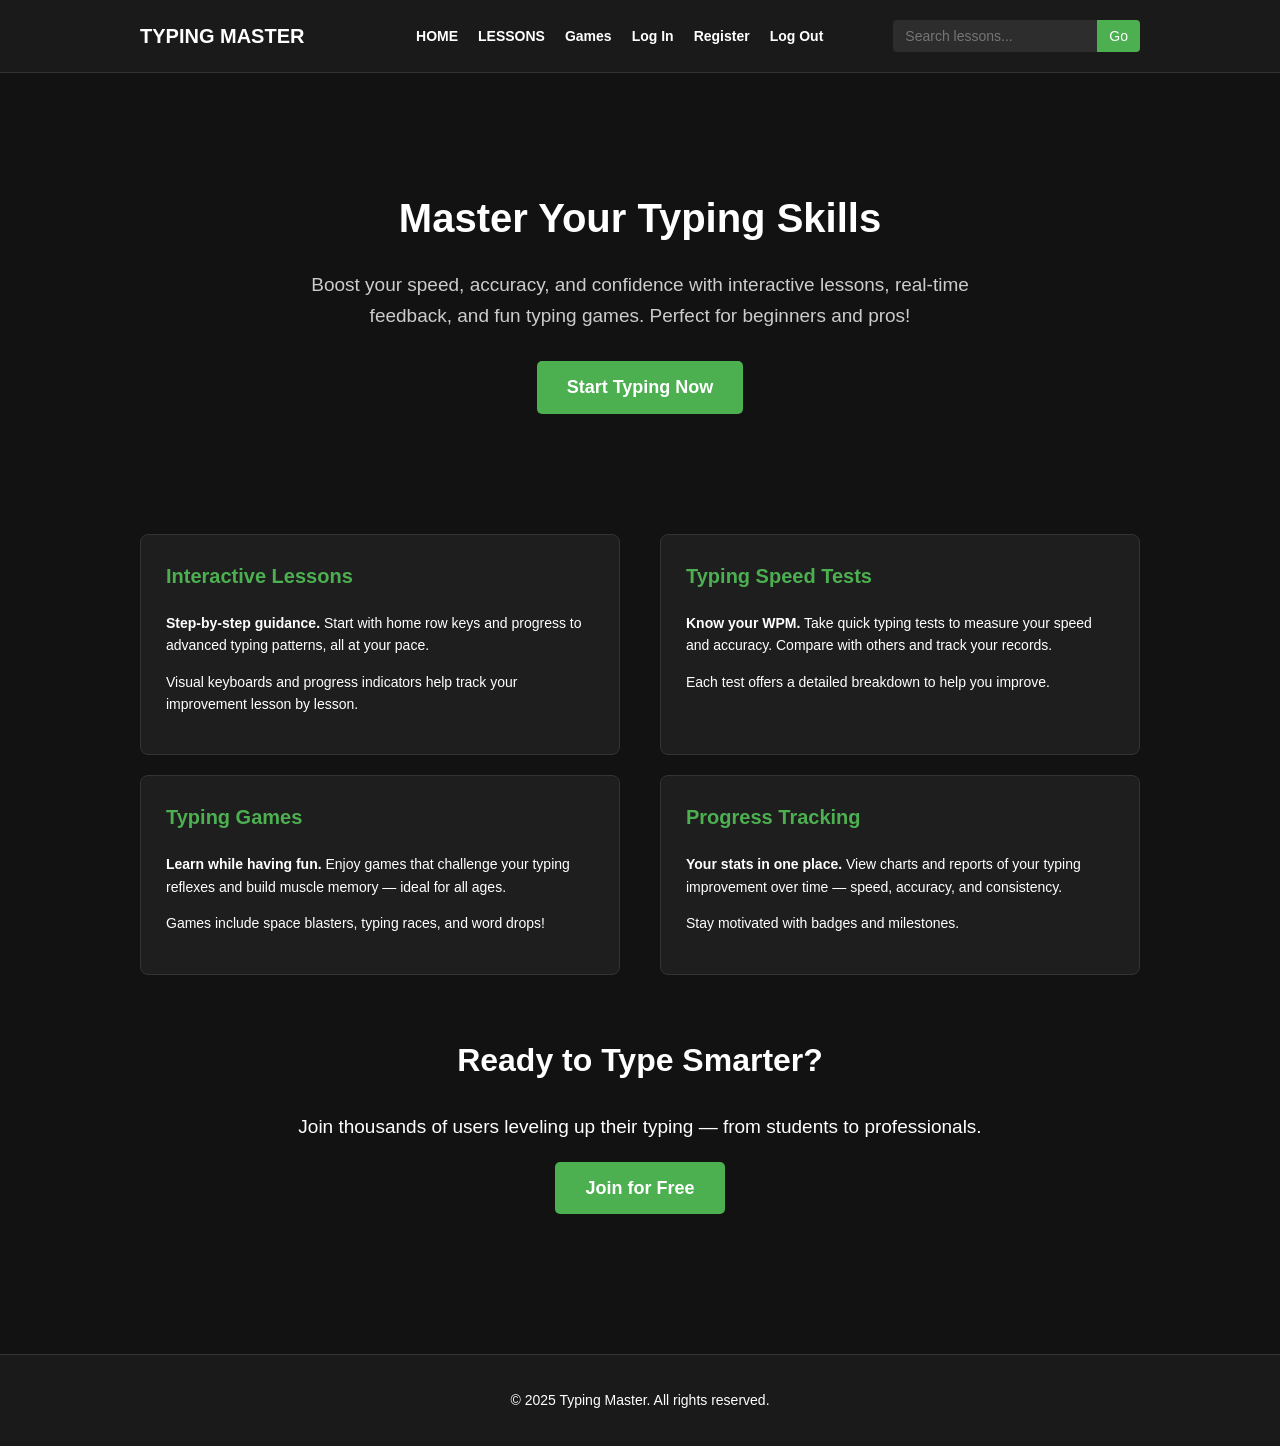
<file: 1.landingpage.html>
<!DOCTYPE html>
<html lang="en">
<head>
    <meta charset="UTF-8" />
    <meta name="viewport" content="width=device-width, initial-scale=1.0"/>
    <title>Typing Master - Improve Your Typing Skills</title>
    <style>
        body {
            font-family: Arial, sans-serif;
            font-size: 16px;
            margin: 0;
            padding: 0;
            background-color: #121212;
            color: #ffffff;
            line-height: 1.6;
        }

        header {
            background-color: #1a1a1a;
            padding: 20px;
            border-bottom: 1px solid #333;
        }

        nav {
            display: flex;
            justify-content: space-between;
            align-items: center;
            max-width: 1000px;
            margin: 0 auto;
        }

        .logo {
            font-weight: bold;
            font-size: 20px;
        }

        .nav-container {
            display: flex;
            align-items: center;
            gap: 30px;
        }

        .nav-links {
            display: flex;
            gap: 20px;
            align-items: center;
        }

        .nav-links a {
            color: white;
            text-decoration: none;
            font-weight: bold;
            font-size: 14px;
        }

        .search-container {
            margin-left: 40px;
        }

        .search-bar {
            display: flex;
        }

        .search-bar input {
            padding: 8px 12px;
            border: none;
            border-radius: 4px 0 0 4px;
            background-color: #2d2d2d;
            color: white;
            font-size: 14px;
            width: 180px;
        }

        .search-bar button {
            padding: 8px 12px;
            background-color: #4CAF50;
            color: white;
            border: none;
            border-radius: 0 4px 4px 0;
            cursor: pointer;
            font-size: 14px;
        }

        .container {
            max-width: 1000px;
            margin: 0 auto;
            padding: 20px;
        }

        .hero {
            text-align: center;
            padding: 60px 20px;
        }

        .hero h1 {
            font-size: 40px;
            margin-bottom: 20px;
        }

        .hero p {
            font-size: 19px;
            max-width: 700px;
            margin: 0 auto 30px;
            color: #cccccc;
        }

        .cta-button {
            display: inline-block;
            background-color: #4CAF50;
            color: white;
            padding: 12px 30px;
            border-radius: 5px;
            text-decoration: none;
            font-weight: bold;
            font-size: 18px;
        }

        .features {
            display: flex;
            flex-wrap: wrap;
            justify-content: space-between;
            margin: 60px 0;
            gap: 20px;
        }

        .feature {
            flex-basis: calc(50% - 20px);
            background-color: #1e1e1e;
            padding: 25px;
            border-radius: 8px;
            border: 1px solid #333;
            box-sizing: border-box;
        }

        .feature h3 {
            margin-top: 0;
            color: #4CAF50;
            font-size: 20px;
        }

        .feature p {
            font-size: 14px;
        }

        footer {
            background-color: #1a1a1a;
            text-align: center;
            padding: 20px;
            margin-top: 60px;
            border-top: 1px solid #333;
        }

        footer p {
            font-size: 14px;
        }

        @media (max-width: 768px) {
            .feature {
                flex-basis: 100%;
            }
        }
    </style>
</head>
<body>
    <header>
        <nav>
            <div class="logo">TYPING MASTER</div>
            <div class="nav-container">
               <div class="nav-links">
                    <a href="#">HOME</a>
                    <a href="#">LESSONS</a>
                    <a href="6. 6. UserTypingTestPage.html">Games</a>
                    <a href="4.Userloginpage.html">Log In</a>
                    <a href="2. registration.html">Register</a>
                    <a href="#" onclick="logout()">Log Out</a>
                </div>
                <div class="search-container">
                    <div class="search-bar">
                        <input type="text" id="searchInput" placeholder="Search lessons...">
                        <button onclick="handleSearch()">Go</button>
                    </div>
                </div>
            </div>
        </nav>
    </header>

    <div class="container">
        <section class="hero">
            <h1>Master Your Typing Skills</h1>
            <p>Boost your speed, accuracy, and confidence with interactive lessons, real-time feedback, and fun typing games. Perfect for beginners and pros!</p>
            <a href="#join" class="cta-button">Start Typing Now</a>
        </section>

        <section class="features">
            <div class="feature">
                <h3>Interactive Lessons</h3>
                <p><strong>Step-by-step guidance.</strong> Start with home row keys and progress to advanced typing patterns, all at your pace.</p>
                <p>Visual keyboards and progress indicators help track your improvement lesson by lesson.</p>
            </div>

            <div class="feature">
                <h3>Typing Speed Tests</h3>
                <p><strong>Know your WPM.</strong> Take quick typing tests to measure your speed and accuracy. Compare with others and track your records.</p>
                <p>Each test offers a detailed breakdown to help you improve.</p>
            </div>

            <div class="feature">
                <h3>Typing Games</h3>
                <p><strong>Learn while having fun.</strong> Enjoy games that challenge your typing reflexes and build muscle memory — ideal for all ages.</p>
                <p>Games include space blasters, typing races, and word drops!</p>
            </div>

            <div class="feature">
                <h3>Progress Tracking</h3>
                <p><strong>Your stats in one place.</strong> View charts and reports of your typing improvement over time — speed, accuracy, and consistency.</p>
                <p>Stay motivated with badges and milestones.</p>
            </div>
        </section>

        <section id="join" style="text-align: center; margin: 60px 0;">
            <h2 style="font-size: 32px;">Ready to Type Smarter?</h2>
            <p style="font-size: 19px;">Join thousands of users leveling up their typing — from students to professionals.</p>
            <a href="#" class="cta-button">Join for Free</a>
        </section>
    </div>

    <footer>
        <p>&copy; 2025 Typing Master. All rights reserved.</p>
    </footer>

    <script>
        function handleSearch() {
            const query = document.getElementById('searchInput').value.trim();
            if (query) {
                alert('Searching lessons for: ' + query);
            } else {
                alert('Please enter a search term.');
            }
        }

        function logout() {
    alert("You have been logged out.");
        }

    </script>
</body>
</html>
</file>
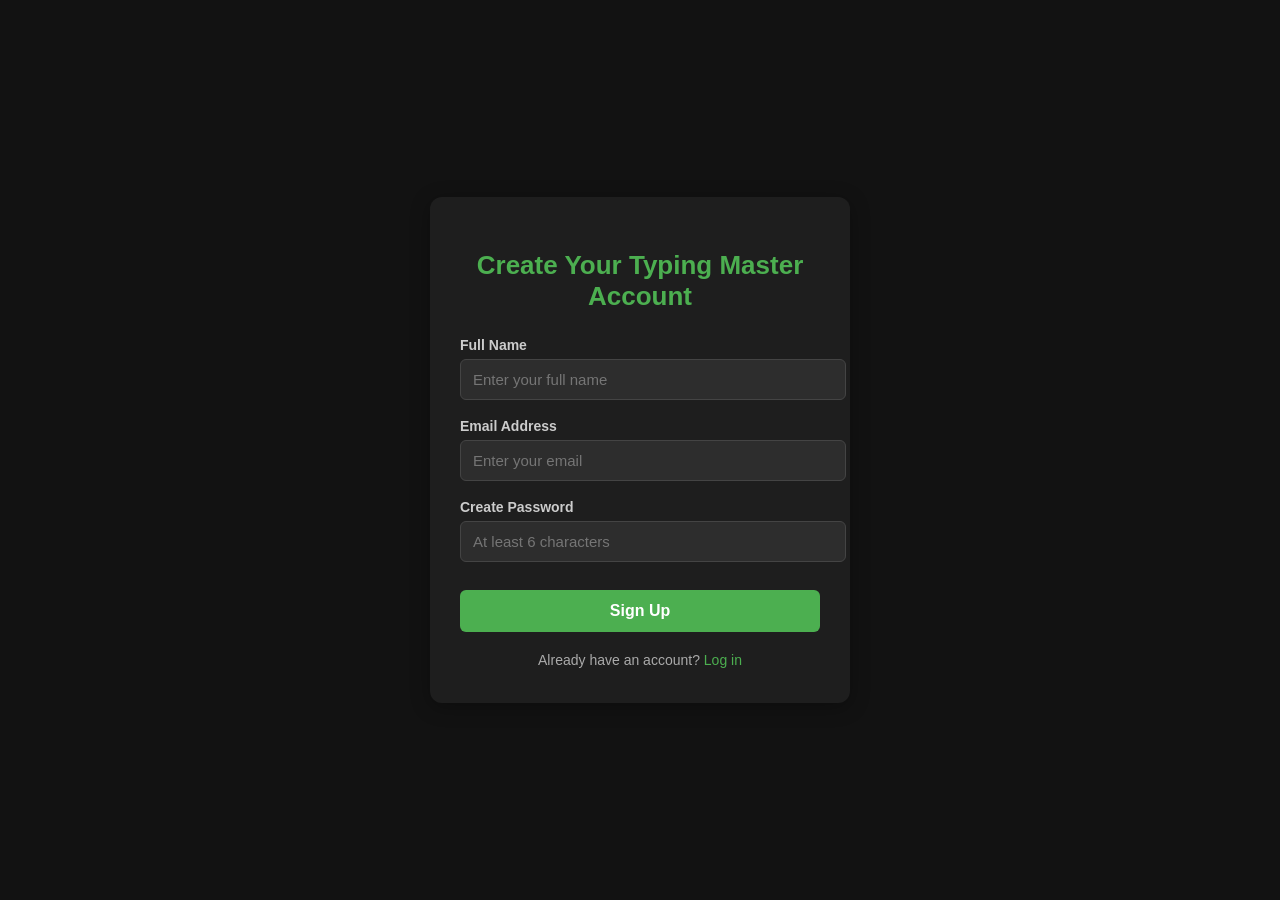
<file: 2. registration.html>
<!DOCTYPE html>
<html lang="en">
<head>
  <meta charset="UTF-8" />
  <meta name="viewport" content="width=device-width, initial-scale=1.0"/>
  <title>Typing Master - Sign Up</title>
  <style>
    body {
      background-color: #121212;
      font-family: Arial, sans-serif;
      display: flex;
      justify-content: center;
      align-items: center;
      height: 100vh;
      margin: 0;
      color: white;
    }

    .container {
      background-color: #1e1e1e;
      padding: 35px 30px;
      border-radius: 12px;
      width: 360px;
      box-shadow: 0 4px 20px rgba(0,0,0,0.3);
    }

    h1 {
      margin-bottom: 25px;
      font-size: 26px;
      color: #4CAF50;
      text-align: center;
    }

    .form-group {
      margin-bottom: 18px;
    }

    label {
      display: block;
      margin-bottom: 6px;
      font-weight: bold;
      font-size: 14px;
      color: #ccc;
    }

    input {
      width: 100%;
      padding: 11px 12px;
      background-color: #2d2d2d;
      border: 1px solid #444;
      border-radius: 6px;
      color: white;
      font-size: 15px;
    }

    input:focus {
      border-color: #4CAF50;
      outline: none;
    }

    button {
      width: 100%;
      padding: 12px;
      background-color: #4CAF50;
      color: white;
      border: none;
      border-radius: 6px;
      font-weight: bold;
      font-size: 16px;
      cursor: pointer;
      margin-top: 10px;
      transition: background-color 0.3s ease;
    }

    button:hover {
      background-color: #3a9143;
    }

    .login-link {
      text-align: center;
      margin-top: 20px;
      font-size: 14px;
      color: #aaa;
    }

    .login-link a {
      color: #4CAF50;
      text-decoration: none;
    }

    .login-link a:hover {
      text-decoration: underline;
    }

    .error {
      color: #ff6b6b;
      font-size: 13px;
      margin-top: 4px;
      display: none;
    }
  </style>
</head>
<body>
  <div class="container">
    <h1>Create Your Typing Master Account</h1>

    <form id="signupForm">
      <div class="form-group">
        <label for="name">Full Name</label>
        <input type="text" id="name" placeholder="Enter your full name" />
        <div class="error" id="nameError">Please enter your name</div>
      </div>

      <div class="form-group">
        <label for="email">Email Address</label>
        <input type="email" id="email" placeholder="Enter your email" />
        <div class="error" id="emailError">Please enter a valid email</div>
      </div>

      <div class="form-group">
        <label for="password">Create Password</label>
        <input type="password" id="password" placeholder="At least 6 characters" />
        <div class="error" id="passwordError">Password must be at least 6 characters</div>
      </div>

      <button type="submit">Sign Up</button>
    </form>

    <div class="login-link">
      Already have an account? <a href="#" id="loginLink">Log in</a>
    </div>
  </div>

  <script>
    document.getElementById('signupForm').addEventListener('submit', function(e) {
      e.preventDefault();

      // Get input values
      const name = document.getElementById('name').value.trim();
      const email = document.getElementById('email').value.trim();
      const password = document.getElementById('password').value.trim();

      // Reset error messages
      document.getElementById('nameError').style.display = 'none';
      document.getElementById('emailError').style.display = 'none';
      document.getElementById('passwordError').style.display = 'none';

      let valid = true;

      if (name === '') {
        document.getElementById('nameError').style.display = 'block';
        valid = false;
      }

      const emailPattern = /^\S+@\S+\.\S+$/;
      if (!emailPattern.test(email)) {
        document.getElementById('emailError').style.display = 'block';
        valid = false;
      }

      if (password.length < 6) {
        document.getElementById('passwordError').style.display = 'block';
        valid = false;
      }

      if (valid) {
        alert('Welcome to Typing Master! Account created successfully.');
        // Here you can send data to server
      }
    });

    document.getElementById('loginLink').addEventListener('click', function(e) {
      e.preventDefault();
      alert('Redirect to login page would go here.');
    });
  </script>
</body>
</html>
</file>
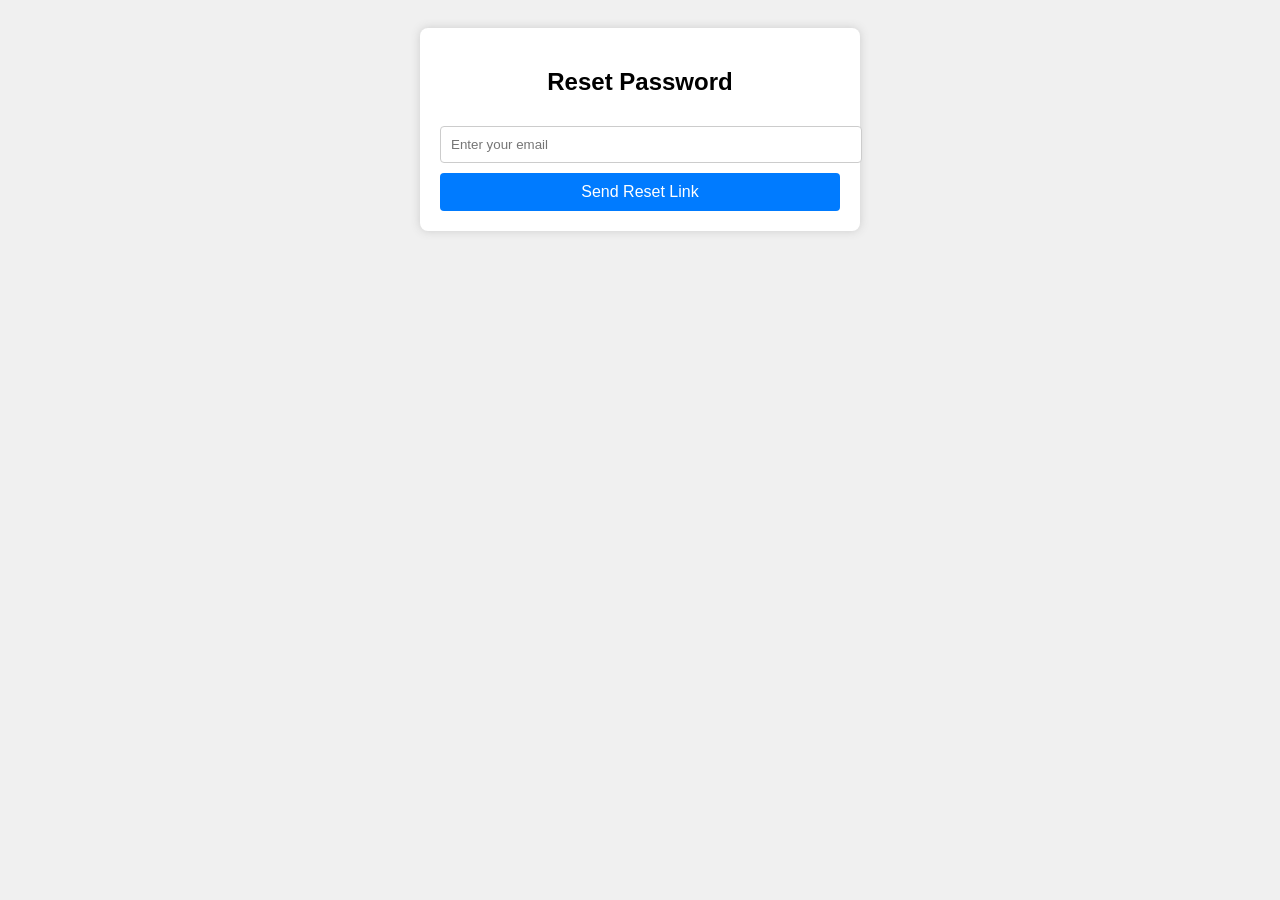
<file: 3.UserResetPasswordPage.html>
<!DOCTYPE html>
<html lang="en">
<head>
  <meta charset="UTF-8" />
  <meta name="viewport" content="width=device-width, initial-scale=1.0"/>
  <title>Reset Password</title>
  <style>
    body {
      font-family: Arial, sans-serif;
      background: #f0f0f0;
      padding: 20px;
    }
    .form-container {
      max-width: 400px;
      margin: auto;
      background: white;
      padding: 20px;
      border-radius: 8px;
      box-shadow: 0 0 10px #ccc;
    }
    h2 {
      text-align: center;
    }
    input[type="email"] {
      width: 100%;
      padding: 10px;
      margin: 10px 0;
      border: 1px solid #ccc;
      border-radius: 4px;
    }
    button {
      width: 100%;
      padding: 10px;
      background: #007bff;
      color: white;
      border: none;
      border-radius: 4px;
      font-size: 16px;
    }
    button:hover {
      background: #0056b3;
    }
  </style>
</head>
<body>
  <div class="form-container">
    <h2>Reset Password</h2>
    <form>
      <input type="email" placeholder="Enter your email" required />
      <button type="submit">Send Reset Link</button>
    </form>
  </div>
</body>
</html>
</file>
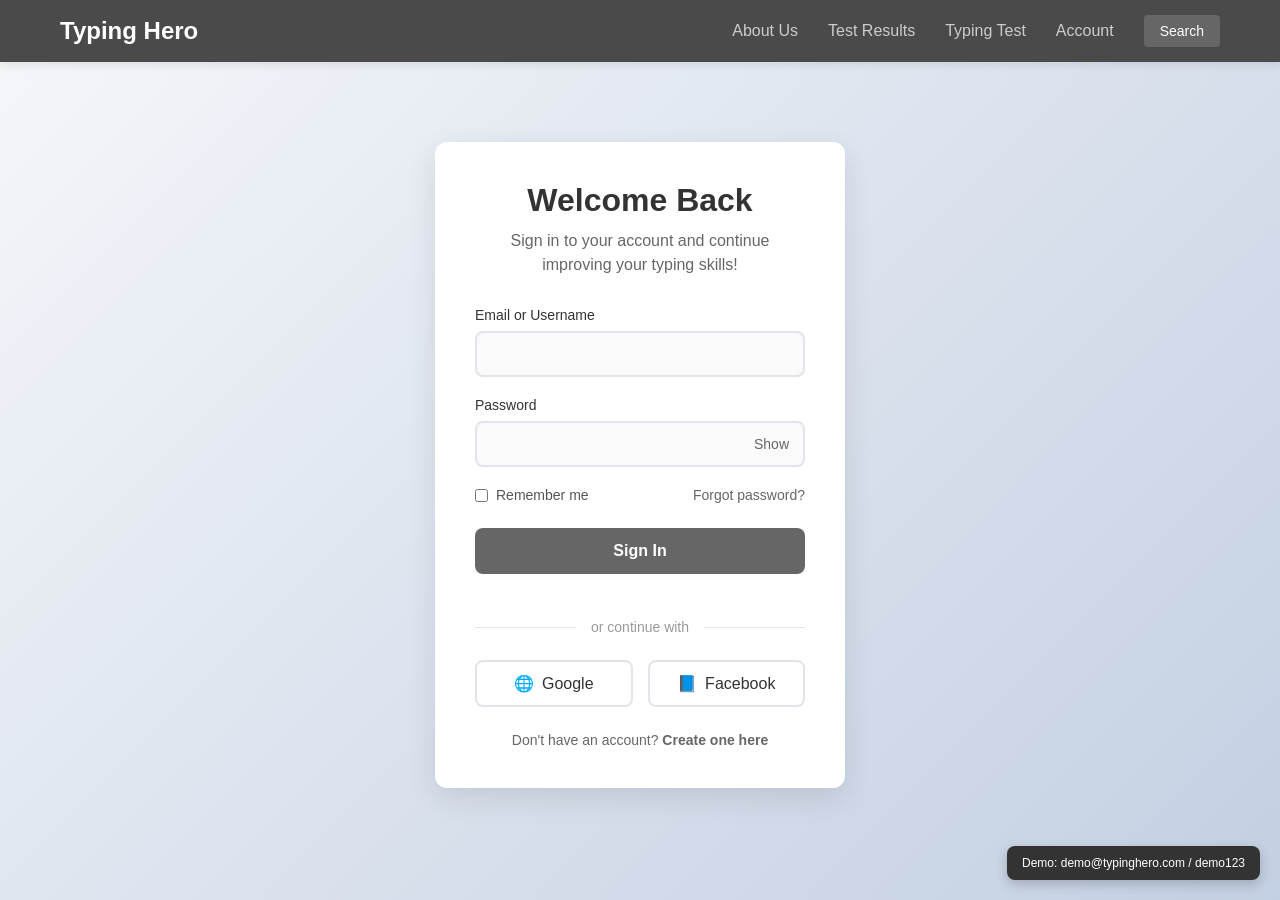
<file: 4. UserLoginPage.html>
<!DOCTYPE html>
<html lang="en">
<head>
    <meta charset="UTF-8">
    <meta name="viewport" content="width=device-width, initial-scale=1.0">
    <title>Login - Typing Hero</title>
    <style>
        * {
            margin: 0;
            padding: 0;
            box-sizing: border-box;
        }

        body {
            font-family: -apple-system, BlinkMacSystemFont, 'Segoe UI', Roboto, sans-serif;
            background: linear-gradient(135deg, #f5f7fa 0%, #c3cfe2 100%);
            min-height: 100vh;
            color: #333;
        }

        /* Header */
        .header {
            background-color: #4a4a4a;
            padding: 15px 0;
            box-shadow: 0 2px 10px rgba(0,0,0,0.1);
        }

        .nav-container {
            max-width: 1200px;
            margin: 0 auto;
            display: flex;
            justify-content: space-between;
            align-items: center;
            padding: 0 20px;
        }

        .logo {
            color: white;
            font-size: 24px;
            font-weight: bold;
            text-decoration: none;
        }

        .nav-links {
            display: flex;
            gap: 30px;
            align-items: center;
        }

        .nav-links a {
            color: #ccc;
            text-decoration: none;
            font-size: 16px;
            transition: color 0.3s ease;
        }

        .nav-links a:hover {
            color: white;
        }

        .search-btn {
            background-color: #666;
            color: white;
            border: none;
            padding: 8px 16px;
            border-radius: 4px;
            cursor: pointer;
            font-size: 14px;
            transition: background-color 0.3s ease;
        }

        .search-btn:hover {
            background-color: #777;
        }

        /* Main Content */
        .main-container {
            max-width: 450px;
            margin: 80px auto;
            padding: 0 20px;
        }

        .login-card {
            background: white;
            border-radius: 12px;
            padding: 40px;
            box-shadow: 0 10px 30px rgba(0,0,0,0.1);
            text-align: center;
        }

        .login-title {
            font-size: 32px;
            color: #333;
            margin-bottom: 10px;
            font-weight: 600;
        }

        .login-subtitle {
            color: #666;
            font-size: 16px;
            margin-bottom: 30px;
            line-height: 1.5;
        }

        .form-group {
            margin-bottom: 20px;
            text-align: left;
        }

        .form-label {
            display: block;
            color: #333;
            font-weight: 500;
            margin-bottom: 8px;
            font-size: 14px;
        }

        .form-input {
            width: 100%;
            padding: 12px 16px;
            border: 2px solid #e1e5e9;
            border-radius: 8px;
            font-size: 16px;
            transition: border-color 0.3s ease, box-shadow 0.3s ease;
            background-color: #fafafa;
        }

        .form-input:focus {
            outline: none;
            border-color: #666;
            box-shadow: 0 0 0 3px rgba(102, 102, 102, 0.1);
            background-color: white;
        }

        .password-container {
            position: relative;
        }

        .password-toggle {
            position: absolute;
            right: 12px;
            top: 50%;
            transform: translateY(-50%);
            background: none;
            border: none;
            color: #666;
            cursor: pointer;
            font-size: 14px;
            padding: 4px;
        }

        .password-toggle:hover {
            color: #333;
        }

        .form-options {
            display: flex;
            justify-content: space-between;
            align-items: center;
            margin-bottom: 25px;
            font-size: 14px;
        }

        .remember-me {
            display: flex;
            align-items: center;
            gap: 8px;
        }

        .remember-checkbox {
            accent-color: #666;
        }

        .remember-label {
            color: #555;
            cursor: pointer;
        }

        .forgot-password {
            color: #666;
            text-decoration: none;
            font-weight: 500;
        }

        .forgot-password:hover {
            text-decoration: underline;
            color: #333;
        }

        .login-btn {
            width: 100%;
            background-color: #666;
            color: white;
            border: none;
            padding: 14px;
            border-radius: 8px;
            font-size: 16px;
            font-weight: 600;
            cursor: pointer;
            transition: background-color 0.3s ease, transform 0.2s ease;
            margin-bottom: 20px;
        }

        .login-btn:hover {
            background-color: #555;
            transform: translateY(-2px);
        }

        .login-btn:active {
            transform: translateY(0);
        }

        .login-btn:disabled {
            background-color: #ccc;
            cursor: not-allowed;
            transform: none;
        }

        .divider {
            text-align: center;
            margin: 25px 0;
            position: relative;
            color: #999;
            font-size: 14px;
        }

        .divider::before {
            content: '';
            position: absolute;
            top: 50%;
            left: 0;
            right: 0;
            height: 1px;
            background-color: #e1e5e9;
            z-index: 1;
        }

        .divider span {
            background-color: white;
            padding: 0 15px;
            position: relative;
            z-index: 2;
        }

        .social-login {
            display: flex;
            gap: 15px;
            margin-bottom: 25px;
        }

        .social-btn {
            flex: 1;
            padding: 12px;
            border: 2px solid #e1e5e9;
            border-radius: 8px;
            background: white;
            color: #333;
            text-decoration: none;
            font-weight: 500;
            transition: all 0.3s ease;
            display: flex;
            align-items: center;
            justify-content: center;
            gap: 8px;
        }

        .social-btn:hover {
            border-color: #666;
            background-color: #f8f9fa;
        }

        .register-link {
            text-align: center;
            color: #666;
            font-size: 14px;
        }

        .register-link a {
            color: #666;
            text-decoration: none;
            font-weight: 600;
        }

        .register-link a:hover {
            text-decoration: underline;
        }

        .error-message {
            background-color: #ffe6e6;
            color: #d63031;
            padding: 12px;
            border-radius: 8px;
            margin-bottom: 20px;
            font-size: 14px;
            border: 1px solid #ffcdd2;
            display: none;
        }

        .success-message {
            background-color: #e8f5e8;
            color: #2d7d32;
            padding: 12px;
            border-radius: 8px;
            margin-bottom: 20px;
            font-size: 14px;
            border: 1px solid #c8e6c9;
            display: none;
        }

        /* Loading spinner */
        .spinner {
            width: 20px;
            height: 20px;
            border: 2px solid #ffffff;
            border-top: 2px solid transparent;
            border-radius: 50%;
            animation: spin 1s linear infinite;
            display: none;
            margin-right: 8px;
        }

        @keyframes spin {
            0% { transform: rotate(0deg); }
            100% { transform: rotate(360deg); }
        }

        /* Responsive Design */
        @media (max-width: 768px) {
            .main-container {
                margin: 50px auto;
                padding: 0 15px;
            }

            .login-card {
                padding: 30px 20px;
            }

            .login-title {
                font-size: 28px;
            }

            .nav-links {
                gap: 20px;
            }

            .nav-links a {
                font-size: 14px;
            }

            .social-login {
                flex-direction: column;
            }
        }

        @media (max-width: 480px) {
            .login-card {
                padding: 25px 15px;
            }

            .login-title {
                font-size: 24px;
            }

            .form-options {
                flex-direction: column;
                gap: 15px;
                align-items: flex-start;
            }
        }
    </style>
</head>
<body>
    <!-- Header -->
    <header class="header">
        <div class="nav-container">
            <a href="#" class="logo">Typing Hero</a>
            <nav class="nav-links">
                <a href="#">About Us</a>
                <a href="#">Test Results</a>
                <a href="#">Typing Test</a>
                <a href="#">Account</a>
                <button class="search-btn">Search</button>
            </nav>
        </div>
    </header>

    <!-- Main Content -->
    <main class="main-container">
        <div class="login-card">
            <h1 class="login-title">Welcome Back</h1>
            <p class="login-subtitle">Sign in to your account and continue improving your typing skills!</p>
            
            <div class="error-message" id="errorMessage"></div>
            <div class="success-message" id="successMessage"></div>
            
            <form id="loginForm">
                <div class="form-group">
                    <label class="form-label" for="emailOrUsername">Email or Username</label>
                    <input type="text" id="emailOrUsername" name="emailOrUsername" class="form-input" required>
                </div>

                <div class="form-group">
                    <label class="form-label" for="password">Password</label>
                    <div class="password-container">
                        <input type="password" id="password" name="password" class="form-input" required>
                        <button type="button" class="password-toggle" id="passwordToggle">Show</button>
                    </div>
                </div>

                <div class="form-options">
                    <div class="remember-me">
                        <input type="checkbox" id="rememberMe" name="rememberMe" class="remember-checkbox">
                        <label class="remember-label" for="rememberMe">Remember me</label>
                    </div>
                    <a href="#" class="forgot-password">Forgot password?</a>
                </div>

                <button type="submit" class="login-btn" id="loginBtn">
                    <div class="spinner" id="spinner"></div>
                    <span id="btnText">Sign In</span>
                </button>
            </form>

            <div class="divider">
                <span>or continue with</span>
            </div>

            <div class="social-login">
                <a href="#" class="social-btn">
                    <span>🌐</span>
                    Google
                </a>
                <a href="#" class="social-btn">
                    <span>📘</span>
                    Facebook
                </a>
            </div>

            <div class="register-link">
                Don't have an account? <a href="#">Create one here</a>
            </div>
        </div>
    </main>

    <script>
        // Password visibility toggle
        const passwordInput = document.getElementById('password');
        const passwordToggle = document.getElementById('passwordToggle');

        passwordToggle.addEventListener('click', function() {
            if (passwordInput.type === 'password') {
                passwordInput.type = 'text';
                passwordToggle.textContent = 'Hide';
            } else {
                passwordInput.type = 'password';
                passwordToggle.textContent = 'Show';
            }
        });

        // Form submission handling
        const loginForm = document.getElementById('loginForm');
        const loginBtn = document.getElementById('loginBtn');
        const spinner = document.getElementById('spinner');
        const btnText = document.getElementById('btnText');
        const errorMessage = document.getElementById('errorMessage');
        const successMessage = document.getElementById('successMessage');

        loginForm.addEventListener('submit', function(e) {
            e.preventDefault();
            
            // Clear previous messages
            hideMessages();
            
            // Get form data
            const emailOrUsername = document.getElementById('emailOrUsername').value.trim();
            const password = document.getElementById('password').value;
            
            // Basic validation
            if (!emailOrUsername || !password) {
                showError('Please fill in all fields.');
                return;
            }
            
            if (password.length < 6) {
                showError('Password must be at least 6 characters long.');
                return;
            }
            
            // Show loading state
            setLoading(true);
            
            // Simulate API call
            setTimeout(() => {
                // Simulate login logic (replace with actual authentication)
                if (emailOrUsername === 'demo@typinghero.com' && password === 'demo123') {
                    showSuccess('Login successful! Redirecting to dashboard...');
                    setTimeout(() => {
                        // Redirect to dashboard or home page
                        alert('Welcome to Typing Hero Dashboard!');
                    }, 1500);
                } else {
                    showError('Invalid email/username or password. Please try again.');
                }
                setLoading(false);
            }, 2000);
        });

        function setLoading(loading) {
            if (loading) {
                loginBtn.disabled = true;
                spinner.style.display = 'inline-block';
                btnText.textContent = 'Signing in...';
            } else {
                loginBtn.disabled = false;
                spinner.style.display = 'none';
                btnText.textContent = 'Sign In';
            }
        }

        function showError(message) {
            errorMessage.textContent = message;
            errorMessage.style.display = 'block';
            successMessage.style.display = 'none';
        }

        function showSuccess(message) {
            successMessage.textContent = message;
            successMessage.style.display = 'block';
            errorMessage.style.display = 'none';
        }

        function hideMessages() {
            errorMessage.style.display = 'none';
            successMessage.style.display = 'none';
        }

        // Email/Username validation
        document.getElementById('emailOrUsername').addEventListener('blur', function() {
            const value = this.value.trim();
            
            if (value && value.includes('@')) {
                // Email validation
                const emailRegex = /^[^\s@]+@[^\s@]+\.[^\s@]+$/;
                if (!emailRegex.test(value)) {
                    this.style.borderColor = '#ff4757';
                } else {
                    this.style.borderColor = '#e1e5e9';
                }
            } else {
                // Username validation (reset border)
                this.style.borderColor = '#e1e5e9';
            }
        });

        // Demo account info (you can remove this in production)
        console.log('Demo account: demo@typinghero.com / demo123');
        
        // Add demo account hint
        setTimeout(() => {
            const hint = document.createElement('div');
            hint.style.cssText = `
                position: fixed;
                bottom: 20px;
                right: 20px;
                background: #333;
                color: white;
                padding: 10px 15px;
                border-radius: 8px;
                font-size: 12px;
                z-index: 1000;
                box-shadow: 0 4px 12px rgba(0,0,0,0.2);
            `;
            hint.innerHTML = 'Demo: demo@typinghero.com / demo123';
            document.body.appendChild(hint);
            
            setTimeout(() => {
                hint.remove();
            }, 5000);
        }, 1000);
    </script>
</body>
</html>
</file>
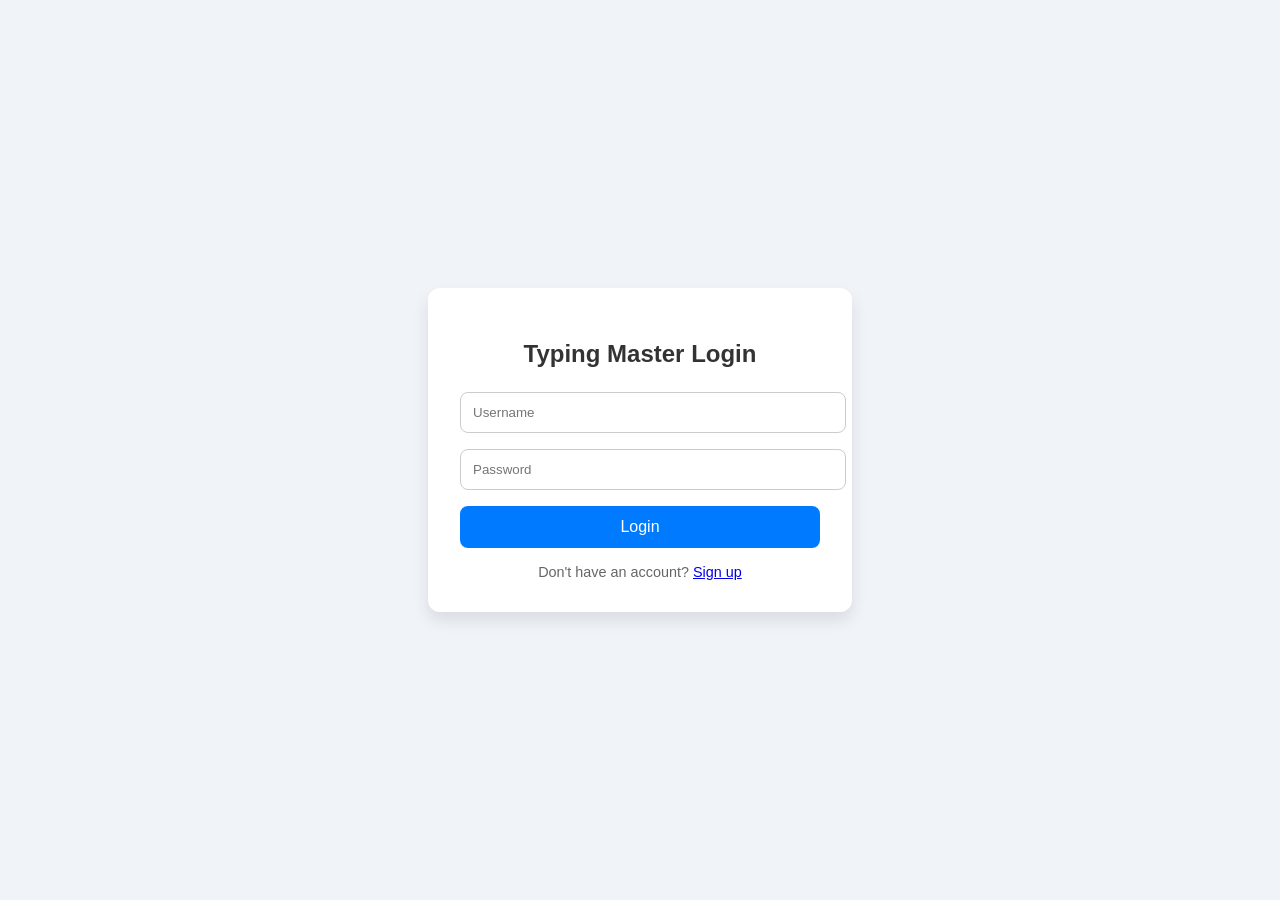
<file: 4.Userloginpage.html>
<!DOCTYPE html>
<html lang="en">
<head>
  <meta charset="UTF-8">
  <meta name="viewport" content="width=device-width, initial-scale=1">
  <title>Typing Master - Login page</title>
  <style>
    body {
      font-family: Arial, sans-serif;
      background: #f0f4f8;
      display: flex;
      justify-content: center;
      align-items: center;
      height: 100vh;
      margin: 0;
    }

    .login-container {
      background-color: #ffffff;
      padding: 2rem;
      border-radius: 12px;
      box-shadow: 0 8px 16px rgba(0,0,0,0.1);
      width: 100%;
      max-width: 360px;
    }

    .login-container h2 {
      text-align: center;
      margin-bottom: 1.5rem;
      color: #333;
    }

    input[type="text"],
    input[type="password"] {
      width: 100%;
      padding: 0.75rem;
      margin-bottom: 1rem;
      border: 1px solid #ccc;
      border-radius: 8px;
    }

    button {
      width: 100%;
      padding: 0.75rem;
      background-color: #007bff;
      color: white;
      border: none;
      border-radius: 8px;
      font-size: 1rem;
      cursor: pointer;
    }

    button:hover {
      background-color: #0056b3;
    }

    .footer {
      text-align: center;
      margin-top: 1rem;
      font-size: 0.9rem;
      color: #666;
    }
  </style>
</head>
<body>

  <div class="login-container">
    <h2>Typing Master Login</h2>
    <form action="/login" method="POST">
      <input type="text" name="username" placeholder="Username" required>
      <input type="password" name="password" placeholder="Password" required>
      <button type="submit">Login</button>
    </form>
    <div class="footer">
      Don't have an account? <a href="/register">Sign up</a>
    </div>
  </div>

</body>
</html>
</file>
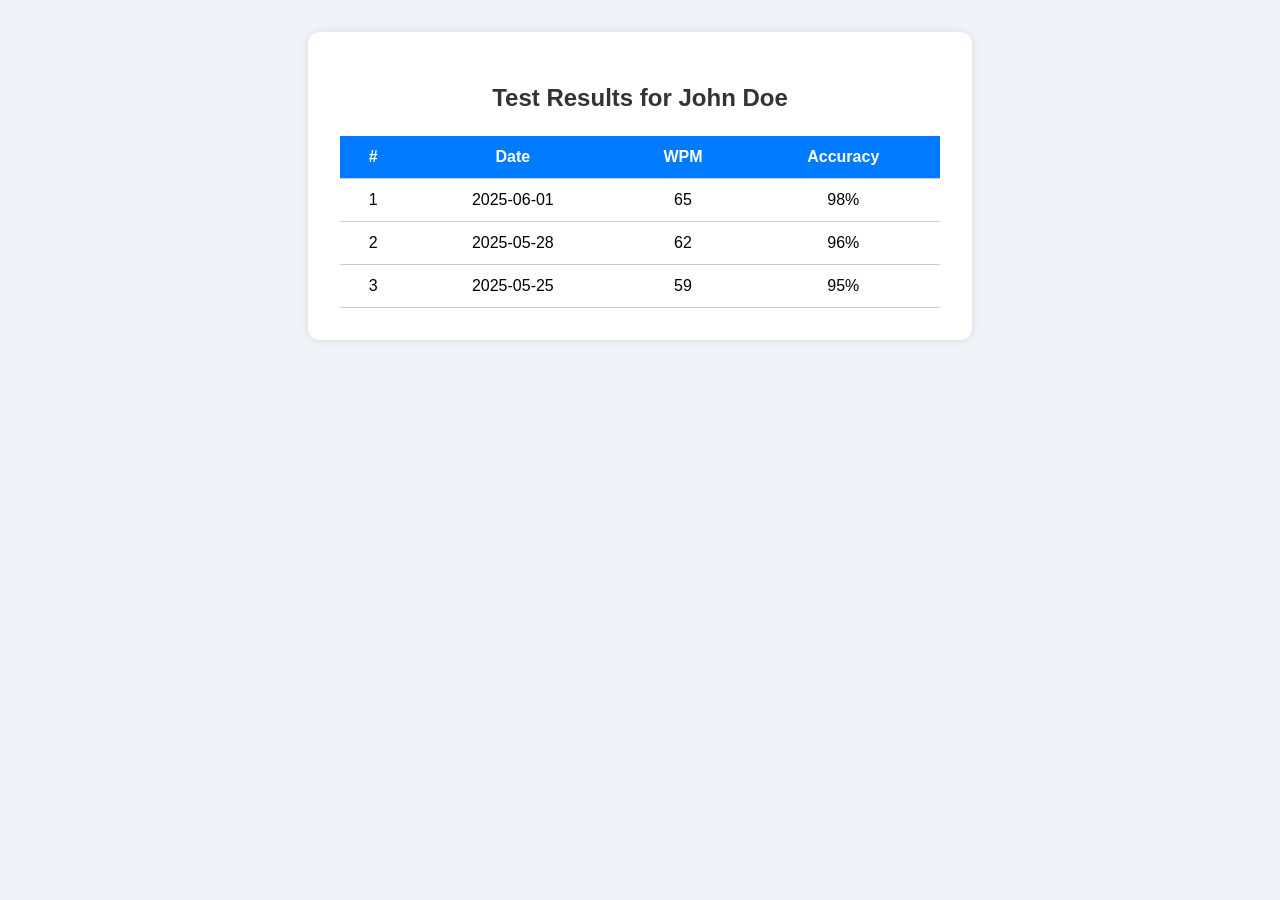
<file: 5. test result .html>
<!DOCTYPE html>
<html lang="en">
<head>
  <meta charset="UTF-8" />
  <meta name="viewport" content="width=device-width, initial-scale=1.0" />
  <title>User Test Results - Typing Master</title>
  <link rel="stylesheet" href="results.css" />
</head>
<body>

  <div class="results-container">
    <h2>Test Results for John Doe</h2>
    <table>
      <thead>
        <tr>
          <th>#</th>
          <th>Date</th>
          <th>WPM</th>
          <th>Accuracy</th>
        </tr>
      </thead>
      <tbody>
        <tr>
          <td>1</td>
          <td>2025-06-01</td>
          <td>65</td>
          <td>98%</td>
        </tr>
        <tr>
          <td>2</td>
          <td>2025-05-28</td>
          <td>62</td>
          <td>96%</td>
        </tr>
        <tr>
          <td>3</td>
          <td>2025-05-25</td>
          <td>59</td>
          <td>95%</td>
        </tr>
      </tbody>
    </table>
  </div>

</body>
</html>
</file>
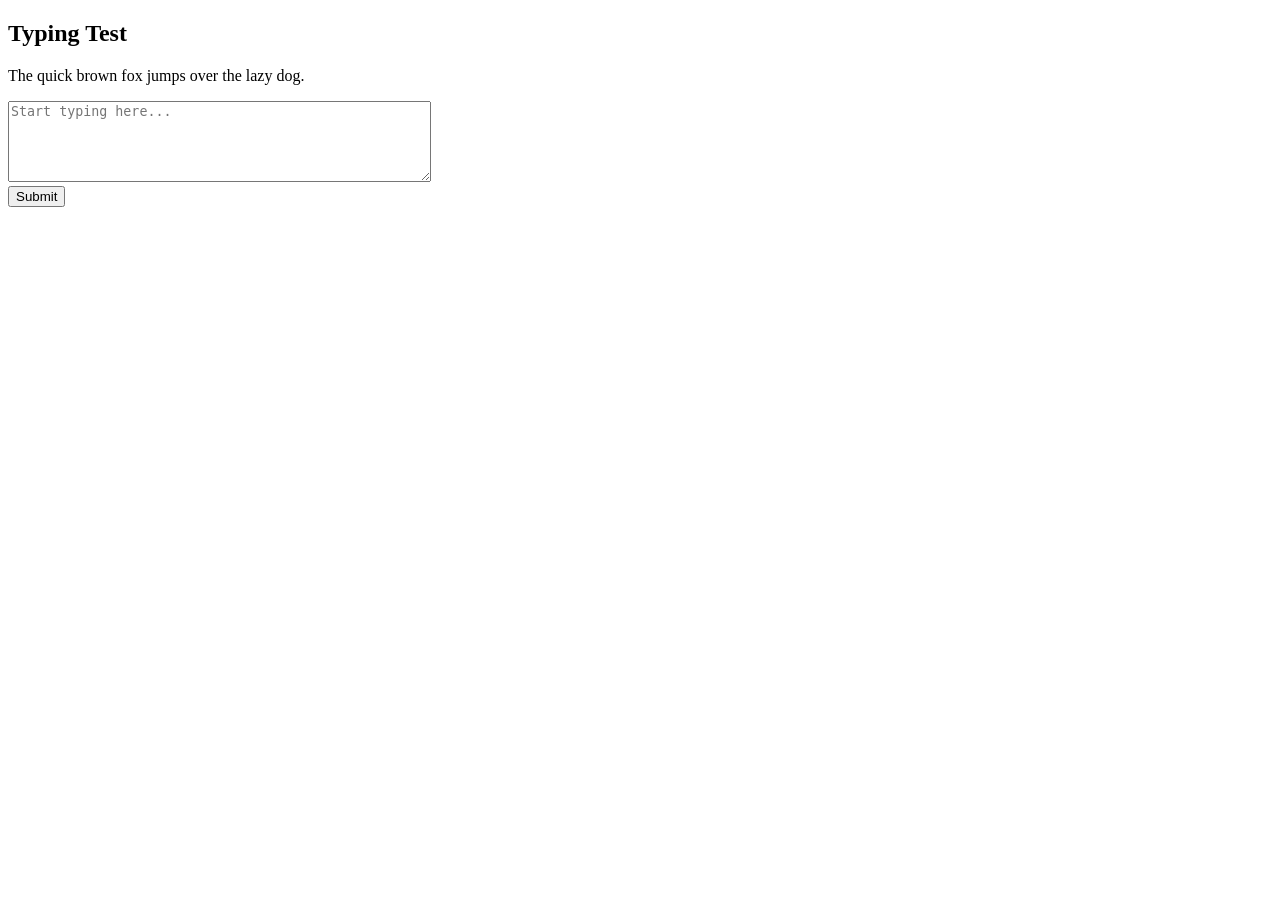
<file: 6. 6. UserTypingTestPage.html>
<!-- typing_test.html -->
<!DOCTYPE html>
<html>
<head>
  <title>Typing Test</title>
  
</head>
<body>
  <h2>Typing Test</h2>
  <p id="text">The quick brown fox jumps over the lazy dog.</p>
  <textarea id="input" rows="5" cols="50" placeholder="Start typing here..."></textarea>
  <br>
  <button onclick="checkTyping()">Submit</button>
  <p id="result"></p>

  <script>
    function checkTyping() {
    const sample = document.getElementById("text").textContent;
    const typed = document.getElementById("input").value;
    const words = typed.trim().split(/\s+/).length;
    const wpm = words; // assuming 1-minute test
    const accuracy = (sample === typed) ? 100 : Math.floor((typed.length / sample.length) * 100);

    document.getElementById("result").textContent = `WPM: ${wpm}, Accuracy: ${accuracy}%`;
    }

  </script>
</body>
</html>
</file>
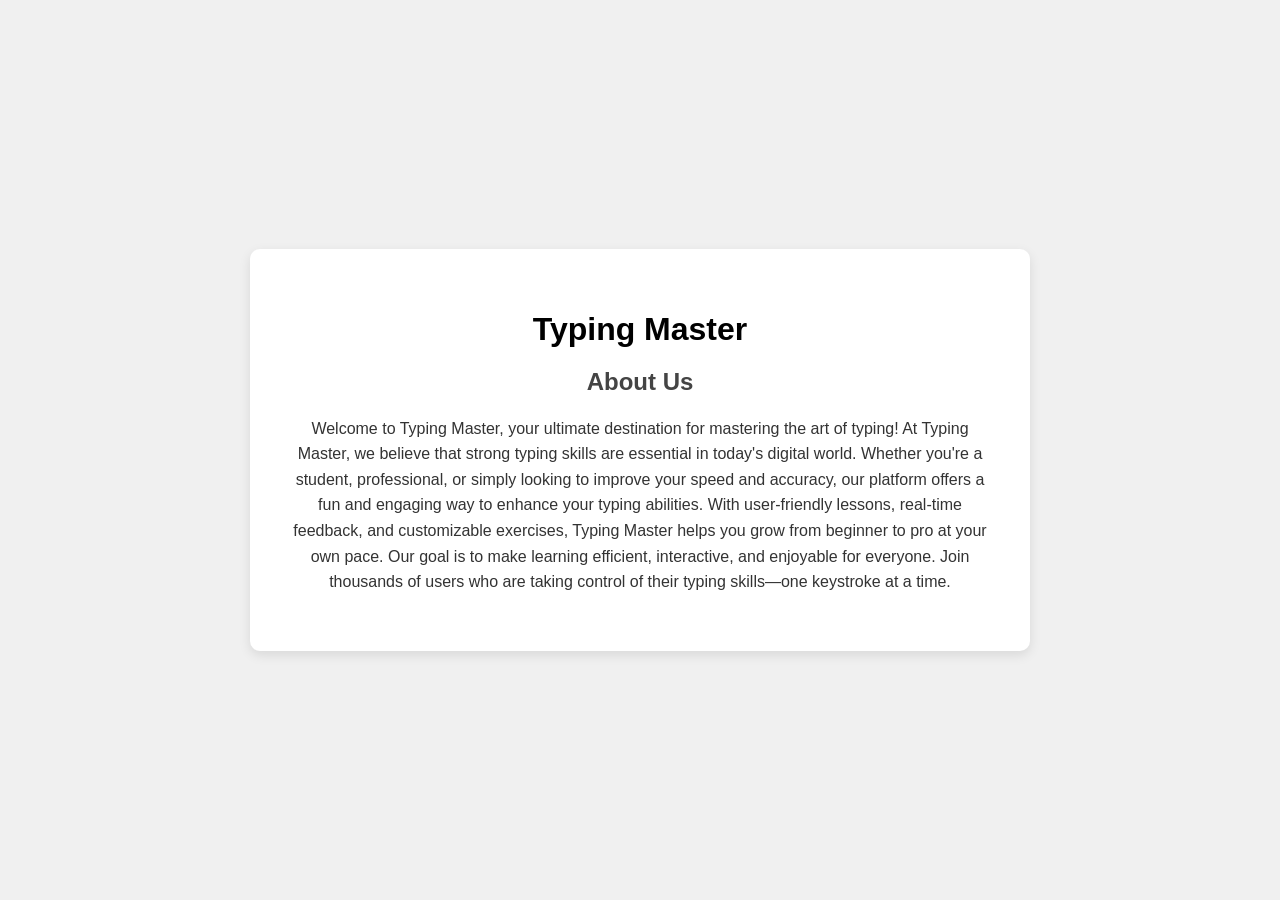
<file: 7.about_us.html>
<!DOCTYPE html>
<html lang="en">
<head>
    <meta charset="UTF-8">
    <meta name="viewport" content="width=device-width, initial-scale=1.0">
    <title>About Us</title>
    <style>
        body {
            display: flex;
            flex-direction: column;
            align-items: center;
            justify-content: center;
            min-height: 100vh;
            margin: 0;
            background-color: #f0f0f0;
            font-family: Arial, sans-serif;
        }

        .content {
            background: #fff;
            padding: 40px;
            border-radius: 10px;
            box-shadow: 0 4px 12px rgba(0, 0, 0, 0.1);
            max-width: 700px;
            width: 90%;
            text-align: center;
        }

        h1 {
            margin-bottom: 10px;
        }

        h2 {
            margin-bottom: 20px;
            color: #444;
        }

        p {
            line-height: 1.6;
            color: #333;
        }
    </style>
</head>
<body>
    <div class="content">
        <h1>Typing Master</h1>
        <h2>About Us</h2>
        <p>
            Welcome to Typing Master, your ultimate destination for mastering the art of typing!
            At Typing Master, we believe that strong typing skills are essential in today's digital world.
            Whether you're a student, professional, or simply looking to improve your speed and accuracy, 
            our platform offers a fun and engaging way to enhance your typing abilities. With user-friendly lessons, 
            real-time feedback, and customizable exercises, Typing Master helps you grow from beginner to pro at your own pace.
            Our goal is to make learning efficient, interactive, and enjoyable for everyone.
            Join thousands of users who are taking control of their typing skills—one keystroke at a time.
        </p>
    </div>
</body>
</html>
</file>
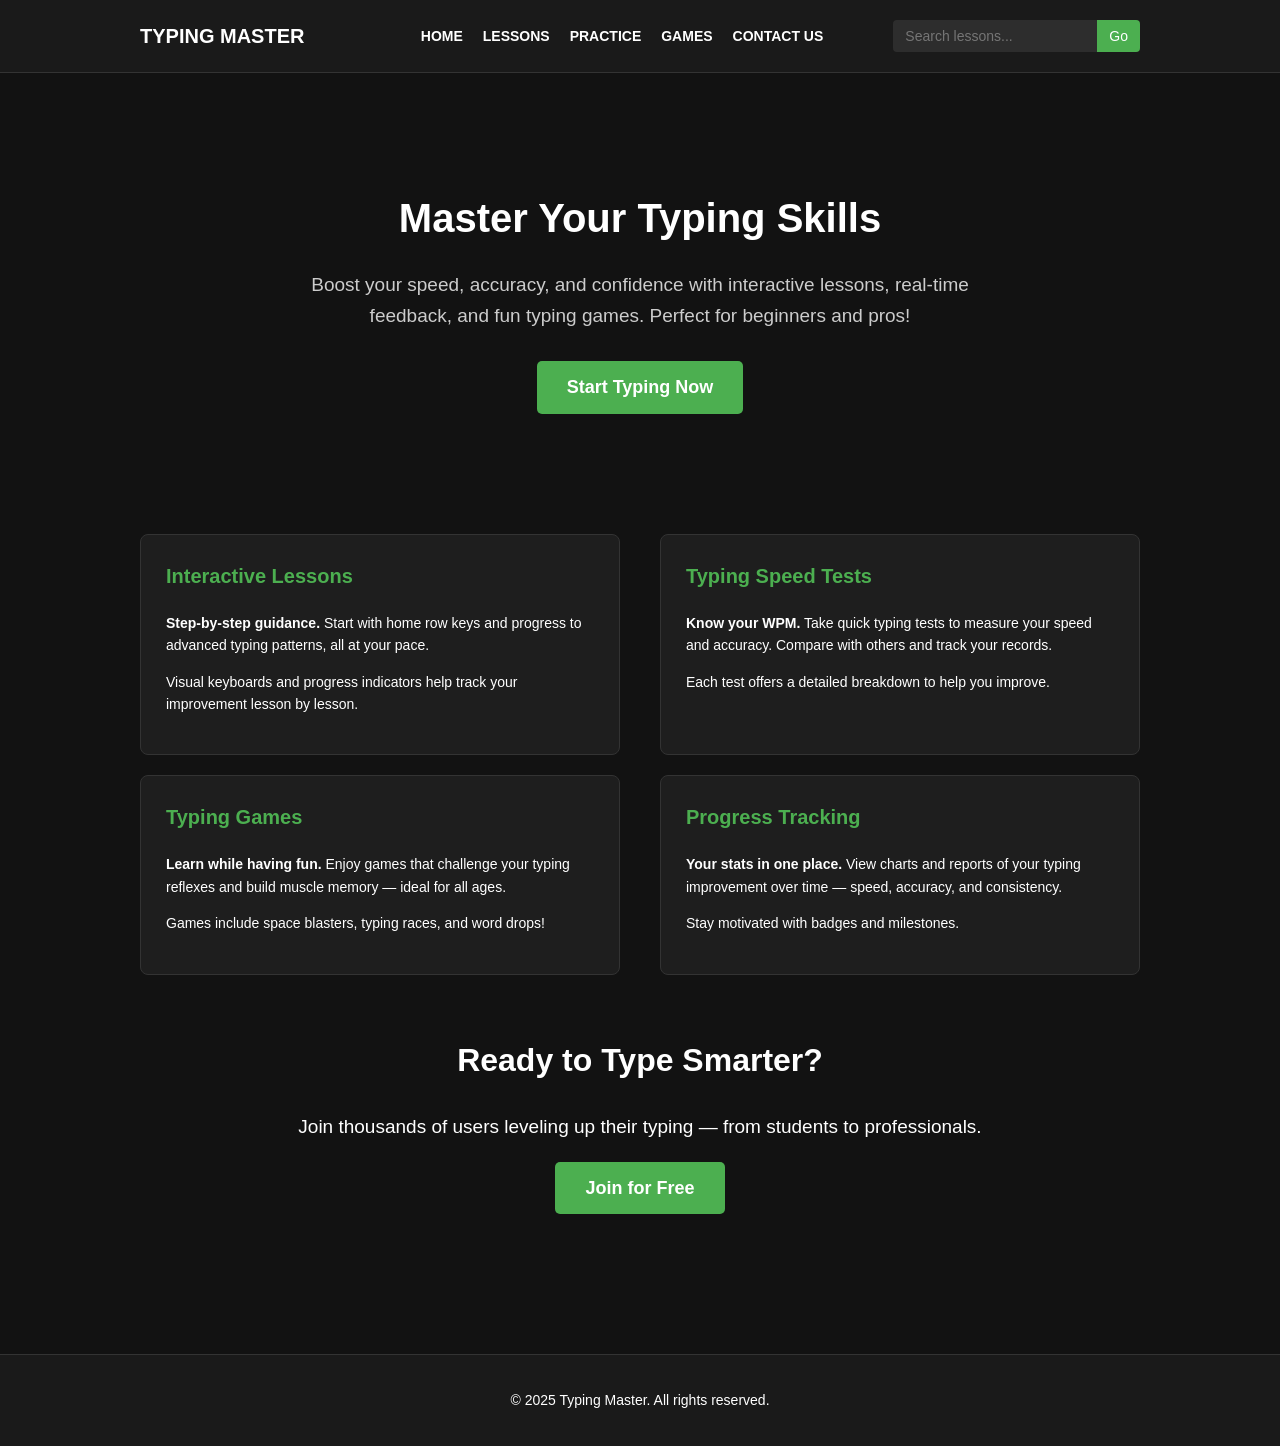
<file: landingpage.html>
<!DOCTYPE html>
<html lang="en">
<head>
    <meta charset="UTF-8" />
    <meta name="viewport" content="width=device-width, initial-scale=1.0"/>
    <title>Typing Master - Improve Your Typing Skills</title>
    <style>
        body {
            font-family: Arial, sans-serif;
            font-size: 16px;
            margin: 0;
            padding: 0;
            background-color: #121212;
            color: #ffffff;
            line-height: 1.6;
        }

        header {
            background-color: #1a1a1a;
            padding: 20px;
            border-bottom: 1px solid #333;
        }

        nav {
            display: flex;
            justify-content: space-between;
            align-items: center;
            max-width: 1000px;
            margin: 0 auto;
        }

        .logo {
            font-weight: bold;
            font-size: 20px;
        }

        .nav-container {
            display: flex;
            align-items: center;
            gap: 30px;
        }

        .nav-links {
            display: flex;
            gap: 20px;
            align-items: center;
        }

        .nav-links a {
            color: white;
            text-decoration: none;
            font-weight: bold;
            font-size: 14px;
        }

        .search-container {
            margin-left: 40px;
        }

        .search-bar {
            display: flex;
        }

        .search-bar input {
            padding: 8px 12px;
            border: none;
            border-radius: 4px 0 0 4px;
            background-color: #2d2d2d;
            color: white;
            font-size: 14px;
            width: 180px;
        }

        .search-bar button {
            padding: 8px 12px;
            background-color: #4CAF50;
            color: white;
            border: none;
            border-radius: 0 4px 4px 0;
            cursor: pointer;
            font-size: 14px;
        }

        .container {
            max-width: 1000px;
            margin: 0 auto;
            padding: 20px;
        }

        .hero {
            text-align: center;
            padding: 60px 20px;
        }

        .hero h1 {
            font-size: 40px;
            margin-bottom: 20px;
        }

        .hero p {
            font-size: 19px;
            max-width: 700px;
            margin: 0 auto 30px;
            color: #cccccc;
        }

        .cta-button {
            display: inline-block;
            background-color: #4CAF50;
            color: white;
            padding: 12px 30px;
            border-radius: 5px;
            text-decoration: none;
            font-weight: bold;
            font-size: 18px;
        }

        .features {
            display: flex;
            flex-wrap: wrap;
            justify-content: space-between;
            margin: 60px 0;
            gap: 20px;
        }

        .feature {
            flex-basis: calc(50% - 20px);
            background-color: #1e1e1e;
            padding: 25px;
            border-radius: 8px;
            border: 1px solid #333;
            box-sizing: border-box;
        }

        .feature h3 {
            margin-top: 0;
            color: #4CAF50;
            font-size: 20px;
        }

        .feature p {
            font-size: 14px;
        }

        footer {
            background-color: #1a1a1a;
            text-align: center;
            padding: 20px;
            margin-top: 60px;
            border-top: 1px solid #333;
        }

        footer p {
            font-size: 14px;
        }

        @media (max-width: 768px) {
            .feature {
                flex-basis: 100%;
            }
        }
    </style>
</head>
<body>
    <header>
        <nav>
            <div class="logo">TYPING MASTER</div>
            <div class="nav-container">
                <div class="nav-links">
                    <a href="#">HOME</a>
                    <a href="#">LESSONS</a>
                    <a href="#">PRACTICE</a>
                    <a href="#">GAMES</a>
                    <a href="#">CONTACT US</a>
                </div>
                <div class="search-container">
                    <div class="search-bar">
                        <input type="text" id="searchInput" placeholder="Search lessons...">
                        <button onclick="handleSearch()">Go</button>
                    </div>
                </div>
            </div>
        </nav>
    </header>

    <div class="container">
        <section class="hero">
            <h1>Master Your Typing Skills</h1>
            <p>Boost your speed, accuracy, and confidence with interactive lessons, real-time feedback, and fun typing games. Perfect for beginners and pros!</p>
            <a href="#join" class="cta-button">Start Typing Now</a>
        </section>

        <section class="features">
            <div class="feature">
                <h3>Interactive Lessons</h3>
                <p><strong>Step-by-step guidance.</strong> Start with home row keys and progress to advanced typing patterns, all at your pace.</p>
                <p>Visual keyboards and progress indicators help track your improvement lesson by lesson.</p>
            </div>

            <div class="feature">
                <h3>Typing Speed Tests</h3>
                <p><strong>Know your WPM.</strong> Take quick typing tests to measure your speed and accuracy. Compare with others and track your records.</p>
                <p>Each test offers a detailed breakdown to help you improve.</p>
            </div>

            <div class="feature">
                <h3>Typing Games</h3>
                <p><strong>Learn while having fun.</strong> Enjoy games that challenge your typing reflexes and build muscle memory — ideal for all ages.</p>
                <p>Games include space blasters, typing races, and word drops!</p>
            </div>

            <div class="feature">
                <h3>Progress Tracking</h3>
                <p><strong>Your stats in one place.</strong> View charts and reports of your typing improvement over time — speed, accuracy, and consistency.</p>
                <p>Stay motivated with badges and milestones.</p>
            </div>
        </section>

        <section id="join" style="text-align: center; margin: 60px 0;">
            <h2 style="font-size: 32px;">Ready to Type Smarter?</h2>
            <p style="font-size: 19px;">Join thousands of users leveling up their typing — from students to professionals.</p>
            <a href="#" class="cta-button">Join for Free</a>
        </section>
    </div>

    <footer>
        <p>&copy; 2025 Typing Master. All rights reserved.</p>
    </footer>

    <script>
        function handleSearch() {
            const query = document.getElementById('searchInput').value.trim();
            if (query) {
                alert('Searching lessons for: ' + query);
            } else {
                alert('Please enter a search term.');
            }
        }
    </script>
</body>
</html>
</file>
<file: results.css>
body {
  font-family: Arial, sans-serif;
  background-color: #f0f4f8;
  margin: 0;
  padding: 2rem;
  display: flex;
  justify-content: center;
}

.results-container {
  background-color: #ffffff;
  padding: 2rem;
  border-radius: 12px;
  box-shadow: 0 0 10px rgba(0,0,0,0.1);
  width: 100%;
  max-width: 600px;
}

h2 {
  text-align: center;
  margin-bottom: 1.5rem;
  color: #333;
}

table {
  width: 100%;
  border-collapse: collapse;
}

th, td {
  padding: 0.75rem;
  text-align: center;
  border-bottom: 1px solid #ccc;
}

th {
  background-color: #007bff;
  color: white;
}

tr:hover {
  background-color: #f1f1f1;
}
</file>
